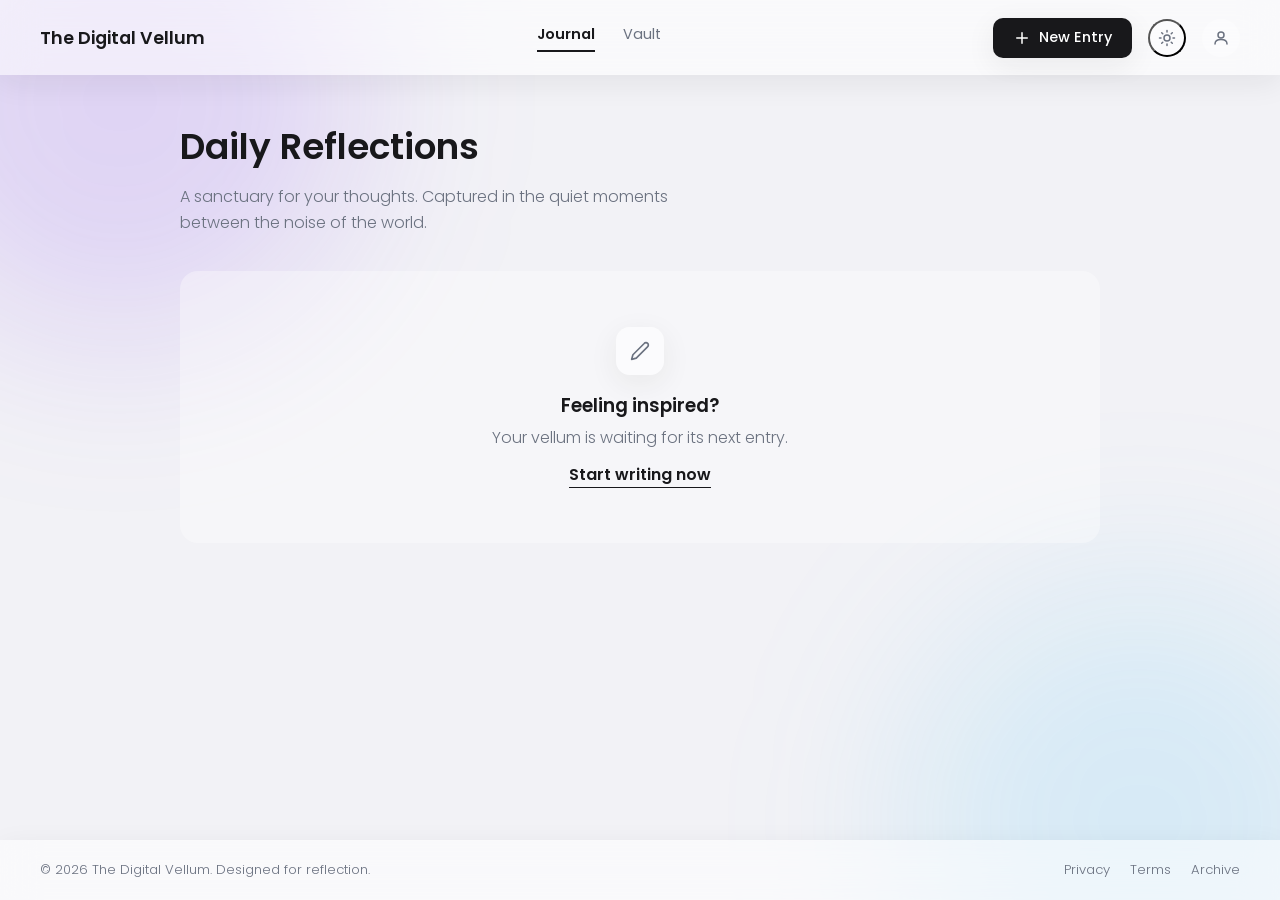
<file: index.html>
<!DOCTYPE html>
<html lang="en">
<head>
<meta charset="UTF-8">
<meta name="viewport" content="width=device-width, initial-scale=1.0">
<title>The Digital Vellum</title>
<link rel="stylesheet" href="styles.css">
<script>
document.documentElement.setAttribute('data-theme', localStorage.getItem('theme') || (window.matchMedia('(prefers-color-scheme: dark)').matches ? 'dark' : 'light'));
</script>
</head>
<body>

<header class="site-header">
  <div class="brand">The Digital Vellum</div>
  <nav class="main-nav" id="main-nav">
    <a href="index.html" class="active">Journal</a>
    <a href="vault.html">Vault</a>
  </nav>
  <div class="header-actions">
    <a href="new-entry.html" class="btn btn-primary" aria-label="New Entry">
      <svg class="btn-icon" viewBox="0 0 24 24" fill="none" stroke="currentColor" stroke-width="2" stroke-linecap="round" stroke-linejoin="round"><path d="M12 5v14M5 12h14"></path></svg>
      <span>New Entry</span>
    </a>
    <button type="button" class="icon-btn theme-toggle" id="theme-toggle" aria-label="Toggle dark mode">
      <svg class="sun-icon" viewBox="0 0 24 24" fill="none" stroke="currentColor" stroke-width="2" stroke-linecap="round" stroke-linejoin="round"><circle cx="12" cy="12" r="4"></circle><path d="M12 2v2M12 20v2M4.93 4.93l1.41 1.41M17.66 17.66l1.41 1.41M2 12h2M20 12h2M4.93 19.07l1.41-1.41M17.66 6.34l1.41-1.41"></path></svg>
      <svg class="moon-icon" viewBox="0 0 24 24" fill="none" stroke="currentColor" stroke-width="2" stroke-linecap="round" stroke-linejoin="round"><path d="M21 12.79A9 9 0 1 1 11.21 3 7 7 0 0 0 21 12.79z"></path></svg>
    </button>
    <a href="vault.html" class="icon-btn" aria-label="Profile">
      <svg viewBox="0 0 24 24" fill="none" stroke="currentColor" stroke-width="2" stroke-linecap="round" stroke-linejoin="round"><circle cx="12" cy="8" r="4"></circle><path d="M4 20c0-4 3.6-6 8-6s8 2 8 6"></path></svg>
    </a>
    <button type="button" class="icon-btn nav-toggle" id="nav-toggle" aria-label="Open menu" aria-expanded="false" aria-controls="main-nav">
      <svg class="menu-icon" viewBox="0 0 24 24" fill="none" stroke="currentColor" stroke-width="2" stroke-linecap="round" stroke-linejoin="round"><path d="M4 6h16M4 12h16M4 18h16"></path></svg>
      <svg class="close-icon" viewBox="0 0 24 24" fill="none" stroke="currentColor" stroke-width="2" stroke-linecap="round" stroke-linejoin="round"><path d="M18 6L6 18M6 6l12 12"></path></svg>
    </button>
  </div>
</header>

<main>
  <div class="page-heading">
    <h1>Daily Reflections</h1>
    <p>A sanctuary for your thoughts. Captured in the quiet moments between the noise of the world.</p>
  </div>

  <div class="entry-grid" id="entry-grid">
    <article class="card featured">
      <span class="card-date">MARCH 24, 2026</span>
      <h3 class="card-title">The silence of the early morning is where the best ideas are born.</h3>
      <p class="card-excerpt">I woke up at 5:00 AM today. There is a specific kind of stillness that exists before the city wakes up...</p>
    </article>
    <article class="card alt">
      <span class="card-date">DECEMBER 25, 2025</span>
      <h3 class="card-title">Rethinking the project architecture.</h3>
      <p class="card-excerpt">Spent the afternoon sketching out new user flows. Simplification is harder than complexity.</p>
      <div class="card-tags"><span class="tag">Work</span><span class="tag">Ideas</span></div>
    </article>
    <article class="card alt">
      <span class="card-date">AUGUST 21, 2025</span>
      <h3 class="card-title">The rain in the city.</h3>
      <p class="card-excerpt">The way the neon lights reflect on the wet pavement tonight is mesmerizing.</p>
      <div class="card-tags"><span class="tag">Poetry</span></div>
    </article>
    <article class="card">
      <span class="card-date">AUGUST 23, 2025</span>
      <h3 class="card-title">Notes on intentionality and the digital space.</h3>
      <p class="card-excerpt">Why do we feel the need to document everything? Perhaps it's an anchor against the fleeting nature of time.</p>
    </article>
    <article class="card">
      <span class="card-date">JULY 2, 2025</span>
      <h3 class="card-title">A perfect, ordinary Tuesday.</h3>
      <p class="card-excerpt">Nothing remarkable happened, and that felt like its own kind of gift.</p>
    </article>
  </div>
</main>

<footer class="site-footer">
  <span>&copy; 2026 The Digital Vellum. Designed for reflection.</span>
  <div class="footer-links">
    <a href="#">Privacy</a>
    <a href="#">Terms</a>
    <a href="vault.html">Archive</a>
  </div>
</footer>

<script src="storage.js"></script>
<script src="home.js"></script>
<script src="theme.js"></script>
</body>
</html>
</file>
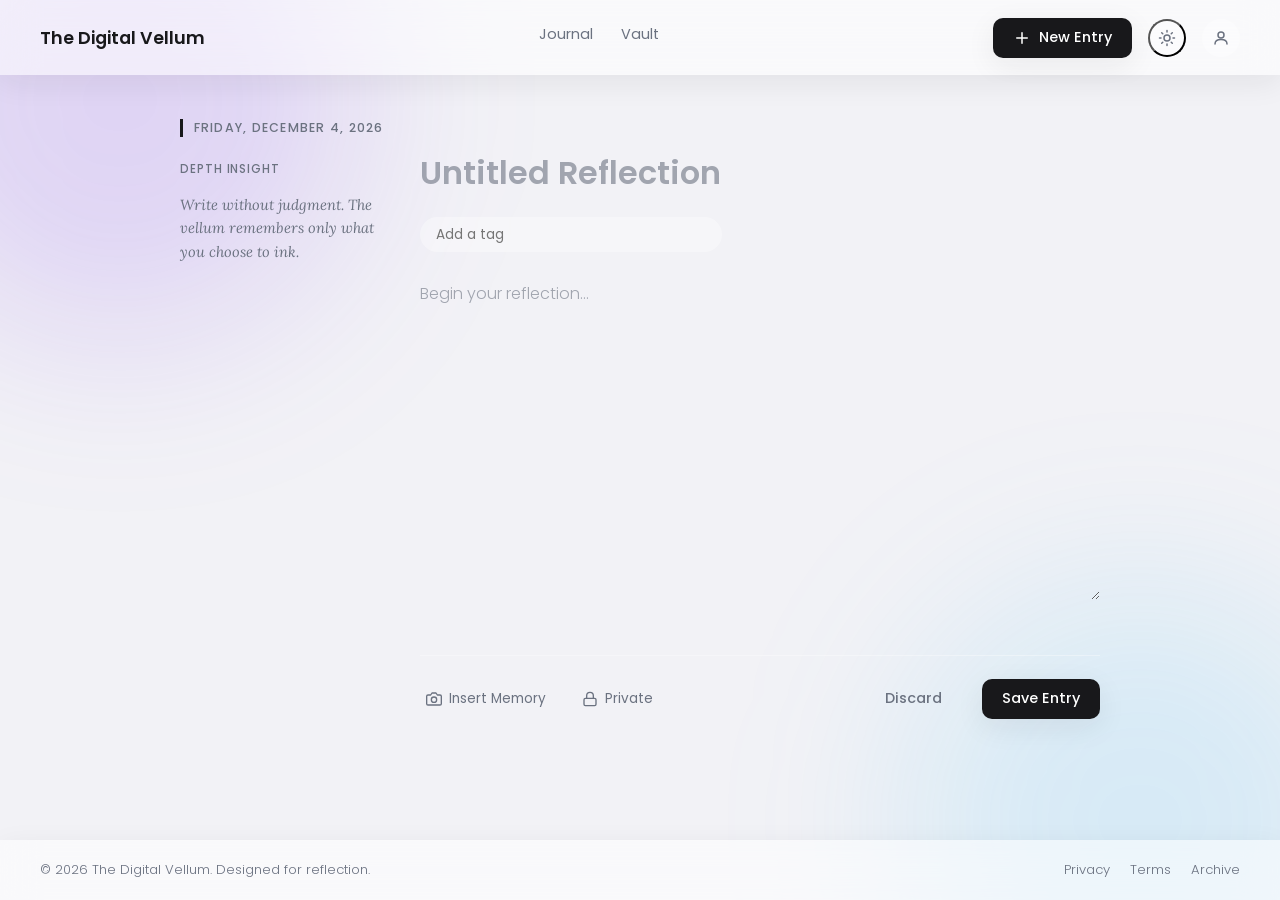
<file: new-entry.html>
<!DOCTYPE html>
<html lang="en">
<head>
<meta charset="UTF-8">
<meta name="viewport" content="width=device-width, initial-scale=1.0">
<title>New Entry | The Digital Vellum</title>
<link rel="stylesheet" href="styles.css">
<script>
document.documentElement.setAttribute('data-theme', localStorage.getItem('theme') || (window.matchMedia('(prefers-color-scheme: dark)').matches ? 'dark' : 'light'));
</script>
</head>
<body>

<header class="site-header">
  <div class="brand">The Digital Vellum</div>
  <nav class="main-nav" id="main-nav">
    <a href="index.html">Journal</a>
    <a href="vault.html">Vault</a>
  </nav>
  <div class="header-actions">
    <a href="new-entry.html" class="btn btn-primary" aria-label="New Entry">
      <svg class="btn-icon" viewBox="0 0 24 24" fill="none" stroke="currentColor" stroke-width="2" stroke-linecap="round" stroke-linejoin="round"><path d="M12 5v14M5 12h14"></path></svg>
      <span>New Entry</span>
    </a>
    <button type="button" class="icon-btn theme-toggle" id="theme-toggle" aria-label="Toggle dark mode">
      <svg class="sun-icon" viewBox="0 0 24 24" fill="none" stroke="currentColor" stroke-width="2" stroke-linecap="round" stroke-linejoin="round"><circle cx="12" cy="12" r="4"></circle><path d="M12 2v2M12 20v2M4.93 4.93l1.41 1.41M17.66 17.66l1.41 1.41M2 12h2M20 12h2M4.93 19.07l1.41-1.41M17.66 6.34l1.41-1.41"></path></svg>
      <svg class="moon-icon" viewBox="0 0 24 24" fill="none" stroke="currentColor" stroke-width="2" stroke-linecap="round" stroke-linejoin="round"><path d="M21 12.79A9 9 0 1 1 11.21 3 7 7 0 0 0 21 12.79z"></path></svg>
    </button>
    <a href="vault.html" class="icon-btn" aria-label="Profile">
      <svg viewBox="0 0 24 24" fill="none" stroke="currentColor" stroke-width="2" stroke-linecap="round" stroke-linejoin="round"><circle cx="12" cy="8" r="4"></circle><path d="M4 20c0-4 3.6-6 8-6s8 2 8 6"></path></svg>
    </a>
    <button type="button" class="icon-btn nav-toggle" id="nav-toggle" aria-label="Open menu" aria-expanded="false" aria-controls="main-nav">
      <svg class="menu-icon" viewBox="0 0 24 24" fill="none" stroke="currentColor" stroke-width="2" stroke-linecap="round" stroke-linejoin="round"><path d="M4 6h16M4 12h16M4 18h16"></path></svg>
      <svg class="close-icon" viewBox="0 0 24 24" fill="none" stroke="currentColor" stroke-width="2" stroke-linecap="round" stroke-linejoin="round"><path d="M18 6L6 18M6 6l12 12"></path></svg>
    </button>
  </div>
</header>

<main>
  <p class="entry-date" id="entry-date-label">WEDNESDAY, MAY 22 2024</p>

  <form class="entry-editor" id="entry-form">
    <aside>
      <p class="depth-insight">DEPTH INSIGHT</p>
      <p class="depth-insight-quote">Write without judgment. The vellum remembers only what you choose to ink.</p>
    </aside>

    <div>
      <input type="text" class="entry-title-input" id="entry-title" placeholder="Untitled Reflection">

      <div class="entry-tag-row">
        <input type="text" class="tag-input" id="entry-tag" placeholder="Add a tag">
      </div>

      <textarea class="entry-body-input" id="entry-body" placeholder="Begin your reflection..."></textarea>

      <div class="editor-footer">
        <div class="editor-footer-left">
          <button type="button" class="editor-tool">
            <svg viewBox="0 0 24 24" fill="none" stroke="currentColor" stroke-width="2" stroke-linecap="round" stroke-linejoin="round"><path d="M23 19a2 2 0 0 1-2 2H3a2 2 0 0 1-2-2V8a2 2 0 0 1 2-2h4l2-3h6l2 3h4a2 2 0 0 1 2 2z"></path><circle cx="12" cy="13" r="4"></circle></svg>
            Insert Memory
          </button>
          <button type="button" class="editor-tool" id="private-toggle">
            <svg viewBox="0 0 24 24" fill="none" stroke="currentColor" stroke-width="2" stroke-linecap="round" stroke-linejoin="round"><rect x="3" y="11" width="18" height="11" rx="2"></rect><path d="M7 11V7a5 5 0 0 1 10 0v4"></path></svg>
            Private
          </button>
        </div>
        <div class="editor-footer-right">
          <button type="button" class="btn btn-ghost" id="discard-btn">Discard</button>
          <button type="submit" class="btn btn-primary">Save Entry</button>
        </div>
      </div>
    </div>
  </form>
</main>

<footer class="site-footer">
  <span>&copy; 2026 The Digital Vellum. Designed for reflection.</span>
  <div class="footer-links">
    <a href="#">Privacy</a>
    <a href="#">Terms</a>
    <a href="vault.html">Archive</a>
  </div>
</footer>

<script src="storage.js"></script>
<script src="entry.js"></script>
<script src="theme.js"></script>
</body>
</html>
</file>
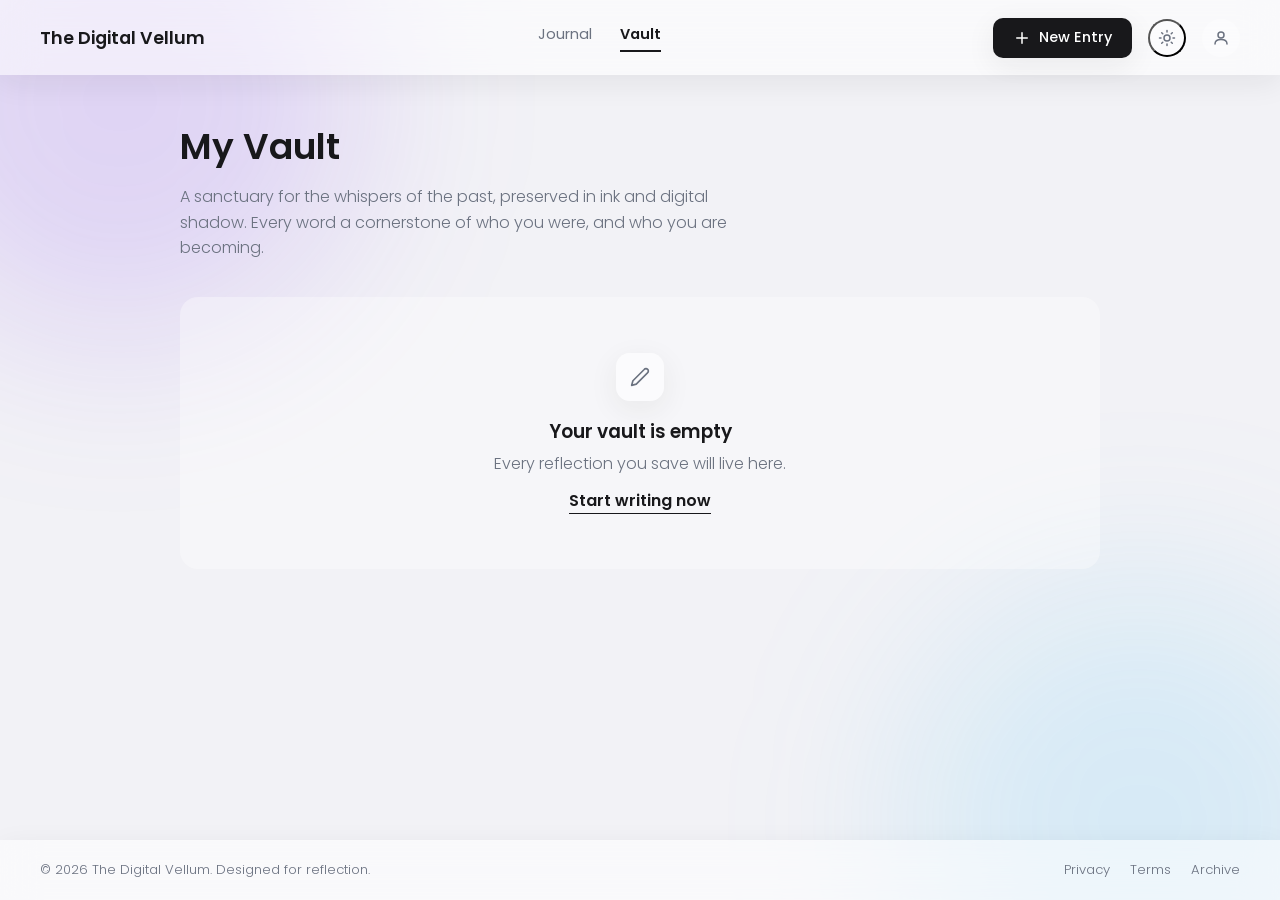
<file: vault.html>
<!DOCTYPE html>
<html lang="en">
<head>
<meta charset="UTF-8">
<meta name="viewport" content="width=device-width, initial-scale=1.0">
<title>My Vault | The Digital Vellum</title>
<link rel="stylesheet" href="styles.css">
<script>
document.documentElement.setAttribute('data-theme', localStorage.getItem('theme') || (window.matchMedia('(prefers-color-scheme: dark)').matches ? 'dark' : 'light'));
</script>
</head>
<body>

<header class="site-header">
  <div class="brand">The Digital Vellum</div>
  <nav class="main-nav" id="main-nav">
    <a href="index.html">Journal</a>
    <a href="vault.html" class="active">Vault</a>
  </nav>
  <div class="header-actions">
    <a href="new-entry.html" class="btn btn-primary" aria-label="New Entry">
      <svg class="btn-icon" viewBox="0 0 24 24" fill="none" stroke="currentColor" stroke-width="2" stroke-linecap="round" stroke-linejoin="round"><path d="M12 5v14M5 12h14"></path></svg>
      <span>New Entry</span>
    </a>
    <button type="button" class="icon-btn theme-toggle" id="theme-toggle" aria-label="Toggle dark mode">
      <svg class="sun-icon" viewBox="0 0 24 24" fill="none" stroke="currentColor" stroke-width="2" stroke-linecap="round" stroke-linejoin="round"><circle cx="12" cy="12" r="4"></circle><path d="M12 2v2M12 20v2M4.93 4.93l1.41 1.41M17.66 17.66l1.41 1.41M2 12h2M20 12h2M4.93 19.07l1.41-1.41M17.66 6.34l1.41-1.41"></path></svg>
      <svg class="moon-icon" viewBox="0 0 24 24" fill="none" stroke="currentColor" stroke-width="2" stroke-linecap="round" stroke-linejoin="round"><path d="M21 12.79A9 9 0 1 1 11.21 3 7 7 0 0 0 21 12.79z"></path></svg>
    </button>
    <a href="vault.html" class="icon-btn" aria-label="Profile">
      <svg viewBox="0 0 24 24" fill="none" stroke="currentColor" stroke-width="2" stroke-linecap="round" stroke-linejoin="round"><circle cx="12" cy="8" r="4"></circle><path d="M4 20c0-4 3.6-6 8-6s8 2 8 6"></path></svg>
    </a>
    <button type="button" class="icon-btn nav-toggle" id="nav-toggle" aria-label="Open menu" aria-expanded="false" aria-controls="main-nav">
      <svg class="menu-icon" viewBox="0 0 24 24" fill="none" stroke="currentColor" stroke-width="2" stroke-linecap="round" stroke-linejoin="round"><path d="M4 6h16M4 12h16M4 18h16"></path></svg>
      <svg class="close-icon" viewBox="0 0 24 24" fill="none" stroke="currentColor" stroke-width="2" stroke-linecap="round" stroke-linejoin="round"><path d="M18 6L6 18M6 6l12 12"></path></svg>
    </button>
  </div>
</header>

<main>
  <div class="page-heading">
    <h1>My Vault</h1>
    <p>A sanctuary for the whispers of the past, preserved in ink and digital shadow. Every word a cornerstone of who you were, and who you are becoming.</p>
  </div>

  <div class="vault-list" id="vault-list">
    <article class="vault-row">
      <div class="vault-row-top">
        <span class="vault-date">OCTOBER 24, 2023</span>
        <span class="tag">Reflection</span>
      </div>
      <h3 class="vault-title">The Weight of Silence</h3>
      <p class="vault-body">Today the city felt quieter than usual. I sat by the window and watched the rain trace patterns on the glass, wondering if the thoughts we keep hidden are the ones that define us most...</p>
    </article>
  </div>
</main>

<footer class="site-footer">
  <span>&copy; 2026 The Digital Vellum. Designed for reflection.</span>
  <div class="footer-links">
    <a href="#">Privacy</a>
    <a href="#">Terms</a>
    <a href="vault.html">Archive</a>
  </div>
</footer>

<script src="storage.js"></script>
<script src="vault.js"></script>
<script src="theme.js"></script>
</body>
</html>
</file>
<file: styles.css>
@import url('https://fonts.googleapis.com/css2?family=Poppins:wght@300;400;500;600;700&family=Lora:ital@1&display=swap');

* {
  box-sizing: border-box;
}

:root {
  --bg: #f2f2f6;
  --blob-1: rgba(124, 58, 237, 0.16);
  --blob-2: rgba(56, 189, 248, 0.14);
  --surface: rgba(255, 255, 255, 0.55);
  --surface-solid: #ffffff;
  --surface-alt: rgba(255, 255, 255, 0.35);
  --text: #18181b;
  --text-muted: #6b7280;
  --accent: #18181b;
  --accent-contrast: #ffffff;
  --ring: rgba(124, 58, 237, 0.35);
  --shadow-soft: 0 8px 30px rgba(24, 24, 27, 0.07);
  --shadow-lift: 0 18px 40px rgba(24, 24, 27, 0.12);
}

[data-theme='dark'] {
  --bg: #0b0b10;
  --blob-1: rgba(124, 58, 237, 0.25);
  --blob-2: rgba(56, 189, 248, 0.18);
  --surface: rgba(255, 255, 255, 0.06);
  --surface-solid: #17171c;
  --surface-alt: rgba(255, 255, 255, 0.04);
  --text: #f4f4f5;
  --text-muted: #a1a1aa;
  --accent: #f4f4f5;
  --accent-contrast: #0b0b10;
  --ring: rgba(124, 58, 237, 0.5);
  --shadow-soft: 0 8px 30px rgba(0, 0, 0, 0.35);
  --shadow-lift: 0 18px 45px rgba(0, 0, 0, 0.5);
}

html {
  -webkit-text-size-adjust: 100%;
}

html, body {
  height: 100%;
}

body {
  margin: 0;
  min-height: 100vh;
  display: flex;
  flex-direction: column;
  font-family: 'Poppins', system-ui, sans-serif;
  background-color: var(--bg);
  color: var(--text);
  position: relative;
  overflow-x: hidden;
  transition: background-color 0.3s ease, color 0.3s ease;
}

body::before,
body::after {
  content: '';
  position: fixed;
  width: 480px;
  height: 480px;
  border-radius: 50%;
  filter: blur(90px);
  z-index: -1;
}

body::before {
  top: -140px;
  left: -120px;
  background: var(--blob-1);
}

body::after {
  bottom: -160px;
  right: -100px;
  background: var(--blob-2);
}

a {
  color: inherit;
  text-decoration: none;
}

.site-header {
  display: flex;
  align-items: center;
  justify-content: space-between;
  padding: 1.1rem 2.5rem;
  background-color: var(--surface);
  backdrop-filter: blur(18px);
  -webkit-backdrop-filter: blur(18px);
  box-shadow: var(--shadow-soft);
  position: sticky;
  top: 0;
  z-index: 10;
}

.brand {
  font-size: 1.1rem;
  font-weight: 600;
}

.main-nav {
  display: flex;
  gap: 1.75rem;
  align-items: center;
}

.main-nav a {
  font-size: 0.9rem;
  color: var(--text-muted);
  padding-bottom: 0.35rem;
  position: relative;
  transition: color 0.2s ease;
}

.main-nav a::after {
  content: '';
  position: absolute;
  left: 0;
  bottom: -1px;
  width: 100%;
  height: 2px;
  background: var(--text);
  transform: scaleX(0);
  transform-origin: left;
  transition: transform 0.25s ease;
}

.main-nav a:hover {
  color: var(--text);
}

.main-nav a:hover::after {
  transform: scaleX(1);
}

.main-nav a.active {
  color: var(--text);
  font-weight: 600;
}

.main-nav a.active::after {
  transform: scaleX(1);
}

.header-actions {
  display: flex;
  align-items: center;
  gap: 1rem;
}

.btn {
  display: inline-flex;
  align-items: center;
  justify-content: center;
  gap: 0.5rem;
  padding: 0.6rem 1.25rem;
  border-radius: 10px;
  font-size: 0.9rem;
  font-weight: 500;
  font-family: 'Poppins', system-ui, sans-serif;
  border: none;
  cursor: pointer;
  transition: transform 0.2s ease, box-shadow 0.2s ease, background-color 0.2s ease;
}

.btn-primary {
  background-color: var(--accent);
  color: var(--accent-contrast);
  box-shadow: var(--shadow-soft);
}

.btn-primary:hover {
  transform: translateY(-2px);
  box-shadow: var(--shadow-lift);
}

.btn-ghost {
  background-color: transparent;
  color: var(--text-muted);
}

.btn-ghost:hover {
  color: var(--text);
  background-color: var(--surface-alt);
}

.icon-btn {
  width: 38px;
  height: 38px;
  border-radius: 50%;
  background-color: var(--surface-alt);
  color: var(--text-muted);
  display: flex;
  align-items: center;
  justify-content: center;
  cursor: pointer;
  transition: transform 0.2s ease, box-shadow 0.2s ease, color 0.2s ease;
}

.icon-btn:hover {
  color: var(--text);
  transform: translateY(-2px) rotate(6deg);
  box-shadow: var(--shadow-soft);
}

.icon-btn svg {
  width: 18px;
  height: 18px;
}

.theme-toggle .sun-icon,
.theme-toggle .moon-icon {
  position: absolute;
  transition: opacity 0.25s ease, transform 0.25s ease;
}

.theme-toggle {
  position: relative;
}

[data-theme='dark'] .theme-toggle .sun-icon {
  opacity: 0;
  transform: scale(0.4) rotate(90deg);
}

[data-theme='dark'] .theme-toggle .moon-icon {
  opacity: 1;
  transform: scale(1) rotate(0deg);
}

.theme-toggle .moon-icon {
  opacity: 0;
  transform: scale(0.4) rotate(-90deg);
}

.theme-toggle .sun-icon {
  opacity: 1;
  transform: scale(1) rotate(0deg);
}

main {
  flex: 1;
  max-width: 1000px;
  margin: 0 auto;
  padding: 2.75rem 2.5rem 4rem;
  width: 100%;
}

.page-heading h1 {
  font-size: 2.25rem;
  font-weight: 600;
  margin: 0 0 0.6rem;
}

.page-heading p {
  color: var(--text-muted);
  max-width: 560px;
  line-height: 1.6;
  margin: 0 0 2.25rem;
  font-weight: 300;
}

.entry-grid {
  display: grid;
  grid-template-columns: repeat(3, 1fr);
  grid-auto-rows: minmax(150px, auto);
  gap: 1.25rem;
}

.card {
  background-color: var(--surface);
  backdrop-filter: blur(16px);
  -webkit-backdrop-filter: blur(16px);
  border-radius: 18px;
  padding: 1.5rem;
  display: flex;
  flex-direction: column;
  gap: 0.65rem;
  box-shadow: var(--shadow-soft);
  transition: transform 0.25s ease, box-shadow 0.25s ease;
}

.card:hover {
  transform: translateY(-6px);
  box-shadow: var(--shadow-lift);
}

.card.featured {
  grid-column: span 2;
  grid-row: span 2;
  justify-content: center;
}

.card-date {
  font-size: 0.72rem;
  letter-spacing: 0.08em;
  text-transform: uppercase;
  color: var(--text-muted);
  font-weight: 500;
}

.card-title {
  font-size: 1.05rem;
  font-weight: 600;
  margin: 0;
}

.card.featured .card-title {
  font-size: 1.5rem;
}

.card-excerpt {
  font-size: 0.9rem;
  color: var(--text-muted);
  line-height: 1.55;
  font-weight: 300;
}

.card-tags {
  display: flex;
  gap: 0.4rem;
  flex-wrap: wrap;
  margin-top: auto;
}

.tag {
  font-size: 0.72rem;
  background-color: var(--surface-alt);
  color: var(--text-muted);
  padding: 0.25rem 0.7rem;
  border-radius: 999px;
  font-weight: 500;
  transition: background-color 0.2s ease, color 0.2s ease;
}

.tag:hover {
  color: var(--text);
}

.empty-state {
  background-color: var(--surface-alt);
  border-radius: 18px;
  padding: 3.5rem 1.5rem;
  text-align: center;
  grid-column: 1 / -1;
}

.empty-state .icon {
  width: 48px;
  height: 48px;
  border-radius: 14px;
  background-color: var(--surface);
  display: flex;
  align-items: center;
  justify-content: center;
  margin: 0 auto 1rem;
  color: var(--text-muted);
  box-shadow: var(--shadow-soft);
}

.empty-state .icon svg {
  width: 20px;
  height: 20px;
}

.empty-state h3 {
  margin: 0 0 0.3rem;
  font-weight: 600;
}

.empty-state p {
  color: var(--text-muted);
  margin: 0 0 0.75rem;
  font-weight: 300;
}

.empty-state a {
  font-weight: 600;
  position: relative;
}

.empty-state a::after {
  content: '';
  position: absolute;
  left: 0;
  bottom: -2px;
  width: 100%;
  height: 1px;
  background: var(--text);
}

.vault-list {
  display: flex;
  flex-direction: column;
  gap: 1rem;
}

.vault-row {
  background-color: var(--surface);
  backdrop-filter: blur(16px);
  -webkit-backdrop-filter: blur(16px);
  border-radius: 16px;
  padding: 1.4rem 1.6rem;
  display: flex;
  flex-direction: column;
  gap: 0.5rem;
  box-shadow: var(--shadow-soft);
  transition: transform 0.25s ease, box-shadow 0.25s ease;
}

.vault-row:hover {
  transform: translateY(-4px);
  box-shadow: var(--shadow-lift);
}

.vault-row-top {
  display: flex;
  align-items: center;
  gap: 0.75rem;
}

.vault-date {
  font-size: 0.72rem;
  letter-spacing: 0.08em;
  text-transform: uppercase;
  color: var(--text-muted);
  font-weight: 500;
}

.vault-title {
  font-size: 1.2rem;
  font-weight: 600;
  margin: 0;
}

.vault-body {
  color: var(--text-muted);
  line-height: 1.6;
  margin: 0;
  font-weight: 300;
}

.entry-editor {
  display: grid;
  grid-template-columns: 200px 1fr;
  gap: 2.5rem;
  align-items: start;
}

.entry-date {
  font-size: 0.78rem;
  letter-spacing: 0.1em;
  text-transform: uppercase;
  color: var(--text-muted);
  padding-left: 0.85rem;
  margin: 0 0 0.75rem;
  font-weight: 500;
  box-shadow: inset 3px 0 0 var(--text);
}

.entry-title-input {
  border: none;
  background: transparent;
  font-family: 'Poppins', system-ui, sans-serif;
  font-size: 2rem;
  font-weight: 600;
  color: var(--text);
  width: 100%;
  padding: 0;
  margin-bottom: 1.25rem;
}

.entry-title-input::placeholder {
  color: var(--text-muted);
  opacity: 0.6;
}

.entry-title-input:focus {
  outline: none;
}

.entry-tag-row {
  display: flex;
  align-items: center;
  gap: 0.6rem;
  margin-bottom: 1.75rem;
}

.tag-input {
  background-color: var(--surface-alt);
  border-radius: 999px;
  padding: 0.45rem 1rem;
  font-size: 0.85rem;
  font-family: 'Poppins', system-ui, sans-serif;
  color: var(--text);
  border: none;
  transition: box-shadow 0.2s ease;
}

.tag-input:focus {
  outline: none;
  box-shadow: 0 0 0 3px var(--ring);
}

.entry-body-input {
  width: 100%;
  min-height: 320px;
  border: none;
  background: transparent;
  resize: vertical;
  font-family: 'Poppins', system-ui, sans-serif;
  font-weight: 300;
  color: var(--text);
  font-size: 1rem;
  line-height: 1.7;
  padding: 0;
}

.entry-body-input::placeholder {
  color: var(--text-muted);
  opacity: 0.6;
}

.entry-body-input:focus {
  outline: none;
}

.depth-insight {
  font-size: 0.72rem;
  letter-spacing: 0.08em;
  text-transform: uppercase;
  color: var(--text-muted);
  margin-bottom: 0.6rem;
  font-weight: 500;
}

.depth-insight-quote {
  font-family: 'Lora', serif;
  font-style: italic;
  color: var(--text-muted);
  line-height: 1.6;
  font-size: 0.92rem;
}

.editor-footer {
  display: flex;
  align-items: center;
  justify-content: space-between;
  margin-top: 3rem;
  padding-top: 1.5rem;
  box-shadow: inset 0 1px 0 var(--surface-alt);
}

.editor-footer-left {
  display: flex;
  gap: 1.5rem;
  align-items: center;
}

.editor-tool {
  display: inline-flex;
  align-items: center;
  gap: 0.45rem;
  font-size: 0.85rem;
  font-family: 'Poppins', system-ui, sans-serif;
  color: var(--text-muted);
  background: none;
  border: none;
  cursor: pointer;
  transition: color 0.2s ease, transform 0.2s ease;
}

.editor-tool svg {
  width: 16px;
  height: 16px;
}

.editor-tool:hover {
  color: var(--text);
  transform: translateY(-1px);
}

.editor-tool.is-active {
  color: var(--text);
  font-weight: 600;
}

.editor-footer-right {
  display: flex;
  align-items: center;
  gap: 1.25rem;
}

.site-footer {
  display: flex;
  align-items: center;
  justify-content: space-between;
  padding: 1.25rem 2.5rem;
  background-color: var(--surface);
  backdrop-filter: blur(18px);
  -webkit-backdrop-filter: blur(18px);
  box-shadow: var(--shadow-soft);
  color: var(--text-muted);
  font-size: 0.82rem;
  font-weight: 300;
}

.footer-links {
  display: flex;
  gap: 1.25rem;
}

.footer-links a {
  transition: color 0.2s ease;
}

.footer-links a:hover {
  color: var(--text);
}

/* ── Mobile nav toggle (hidden on desktop) ── */
.nav-toggle {
  display: none;
}

.nav-toggle svg {
  width: 20px;
  height: 20px;
}

.nav-toggle .close-icon {
  display: none;
}

.site-header.nav-open .nav-toggle .menu-icon {
  display: none;
}

.site-header.nav-open .nav-toggle .close-icon {
  display: block;
}

/* ── Tablet ── */
@media (max-width: 1024px) {
  .entry-grid {
    grid-template-columns: repeat(2, 1fr);
  }

  .card.featured {
    grid-column: span 2;
    grid-row: span 1;
  }
}

/* ── Mobile & small tablet ── */
@media (max-width: 768px) {
  body::before,
  body::after {
    width: 280px;
    height: 280px;
  }

  .site-header {
    flex-wrap: wrap;
    padding: 0.85rem max(1rem, env(safe-area-inset-right)) 0.85rem max(1rem, env(safe-area-inset-left));
    gap: 0;
  }

  .brand {
    font-size: 1rem;
    flex: 1;
    min-width: 0;
    white-space: nowrap;
    overflow: hidden;
    text-overflow: ellipsis;
  }

  .nav-toggle {
    display: flex;
  }

  .main-nav {
    display: none;
    flex-direction: column;
    align-items: stretch;
    gap: 0;
    width: 100%;
    order: 3;
    padding: 0.5rem 0 0.75rem;
    border-top: 1px solid var(--surface-alt);
    margin-top: 0.75rem;
  }

  .site-header.nav-open .main-nav {
    display: flex;
  }

  .main-nav a {
    padding: 0.75rem 0.25rem;
    font-size: 1rem;
  }

  .main-nav a::after {
    display: none;
  }

  .header-actions {
    gap: 0.5rem;
    flex-shrink: 0;
  }

  .header-actions .btn-primary {
    padding: 0.55rem 0.85rem;
    font-size: 0.82rem;
  }

  main {
    padding: 1.75rem max(1rem, env(safe-area-inset-right)) 2.5rem max(1rem, env(safe-area-inset-left));
  }

  .page-heading h1 {
    font-size: 1.75rem;
  }

  .page-heading p {
    font-size: 0.95rem;
    margin-bottom: 1.75rem;
  }

  .entry-grid {
    grid-template-columns: 1fr;
    gap: 1rem;
  }

  .card.featured {
    grid-column: auto;
    grid-row: auto;
  }

  .card.featured .card-title {
    font-size: 1.25rem;
  }

  .card {
    padding: 1.25rem;
  }

  .vault-row {
    padding: 1.15rem 1.25rem;
  }

  .vault-title {
    font-size: 1.05rem;
  }

  .entry-editor {
    grid-template-columns: 1fr;
    gap: 1.5rem;
  }

  .entry-title-input {
    font-size: 1.5rem;
  }

  .entry-body-input {
    min-height: 240px;
    font-size: 1rem;
  }

  .tag-input {
    font-size: 16px;
  }

  .editor-footer {
    flex-direction: column;
    align-items: stretch;
    gap: 1.25rem;
    margin-top: 2rem;
  }

  .editor-footer-left {
    flex-wrap: wrap;
    gap: 1rem;
    justify-content: flex-start;
  }

  .editor-footer-right {
    flex-direction: column-reverse;
    gap: 0.75rem;
  }

  .editor-footer-right .btn {
    width: 100%;
  }

  .site-footer {
    flex-direction: column;
    align-items: center;
    gap: 0.75rem;
    text-align: center;
    padding: 1rem max(1rem, env(safe-area-inset-right)) max(1rem, env(safe-area-inset-bottom)) max(1rem, env(safe-area-inset-left));
  }

  .footer-links {
    flex-wrap: wrap;
    justify-content: center;
    gap: 1rem;
  }
}

/* ── Small phones ── */
@media (max-width: 400px) {
  .header-actions .btn-primary span {
    display: none;
  }

  .header-actions .btn-primary {
    width: 38px;
    height: 38px;
    padding: 0;
    border-radius: 50%;
  }

  .page-heading h1 {
    font-size: 1.5rem;
  }
}

.header-actions .btn-primary svg.btn-icon {
  width: 18px;
  height: 18px;
  flex-shrink: 0;
}
</file>
